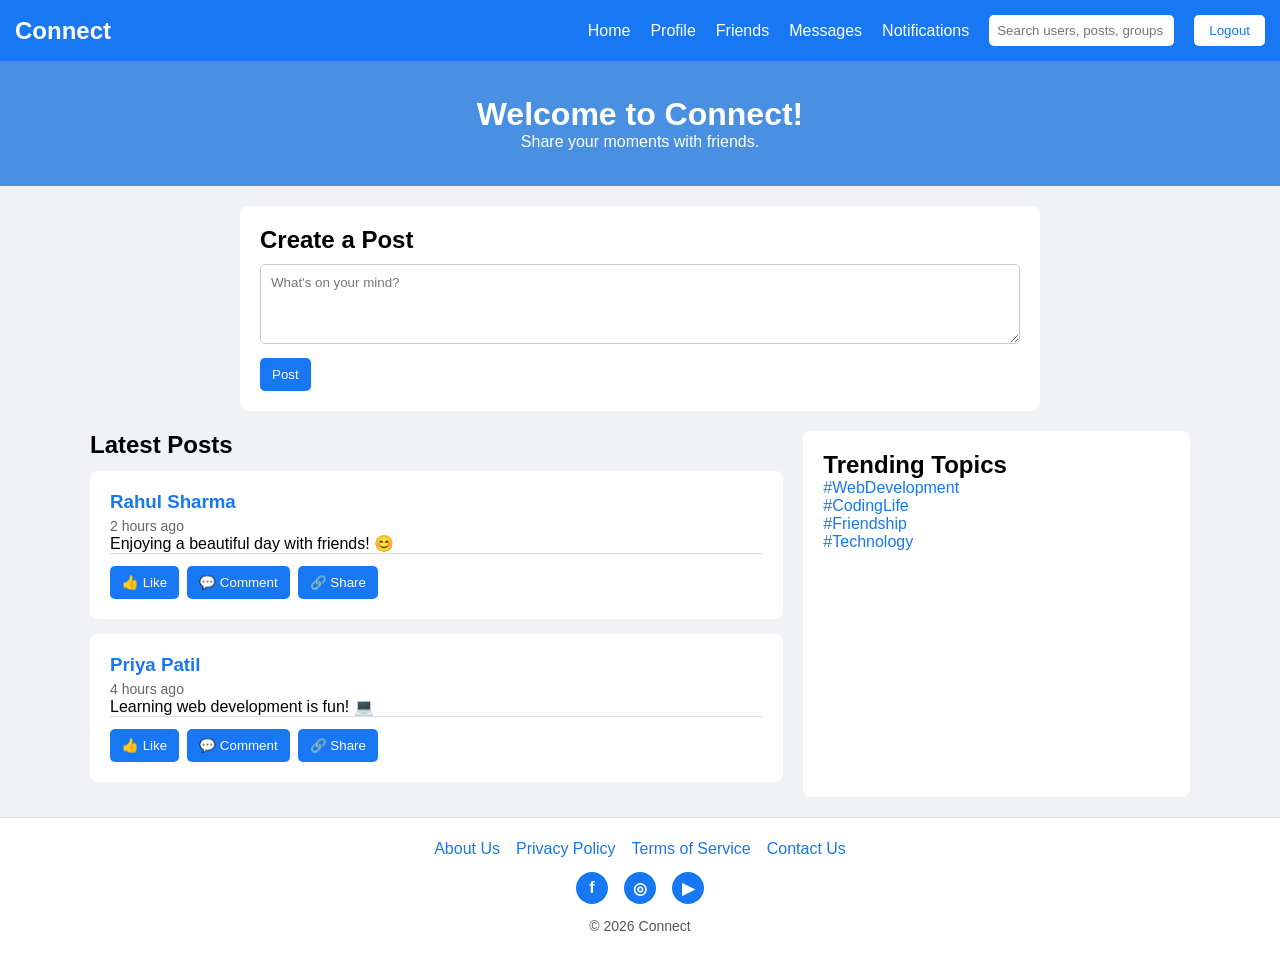
<file: index.html>
<!DOCTYPE html>
<html lang="en">
<head>
    <meta charset="UTF-8">
    <meta name="viewport" content="width=device-width, initial-scale=1.0">
    <title>Connect - Home</title>
    <link rel="stylesheet" href="navbar.css">
    <link rel="stylesheet" href="home.css">
    <link rel="stylesheet" href="footer.css">
</head>
<body>
    <nav class="navbar">
        <a class="logo" href="index.html">Connect</a>
        <a href="index.html">Home</a>
        <a href="profile.html">Profile</a>
        <a href="profile.html#friends">Friends</a>
        <a href="messages.html">Messages</a>
        <a href="notifications.html">Notifications</a>
        <input type="text" placeholder="Search users, posts, groups" aria-label="Search">
        <button type="button">Logout</button>
    </nav>

    <header class="banner">
        <h1>Welcome to Connect!</h1>
        <p>Share your moments with friends.</p>
    </header>

    <section class="box">
        <h2>Create a Post</h2>
        <textarea id="postContent" placeholder="What's on your mind?"></textarea>
        <button class="blue-button" type="button" onclick="createPost()">Post</button>
    </section>

    <div class="layout">
        <main class="feed">
            <h2>Latest Posts</h2>
            <article class="post">
                <h3>Rahul Sharma</h3>
                <p class="time">2 hours ago</p>
                <p>Enjoying a beautiful day with friends! 😊</p>
                <div class="buttons">
                    <button type="button" onclick="likePost(this)">👍 Like</button>
                    <button type="button" onclick="commentPost()">💬 Comment</button>
                    <button type="button" onclick="sharePost()">🔗 Share</button>
                </div>
            </article>
            <article class="post">
                <h3>Priya Patil</h3>
                <p class="time">4 hours ago</p>
                <p>Learning web development is fun! 💻</p>
                <div class="buttons">
                    <button type="button" onclick="likePost(this)">👍 Like</button>
                    <button type="button" onclick="commentPost()">💬 Comment</button>
                    <button type="button" onclick="sharePost()">🔗 Share</button>
                </div>
            </article>
        </main>

        <aside class="trending">
            <h2>Trending Topics</h2>
            <p>#WebDevelopment</p>
            <p>#CodingLife</p>
            <p>#Friendship</p>
            <p>#Technology</p>
        </aside>
    </div>

    <footer class="site-footer">
        <div class="footer-links">
            <a href="#about">About Us</a>
            <a href="#privacy">Privacy Policy</a>
            <a href="#terms">Terms of Service</a>
            <a href="mailto:hello@connect.example">Contact Us</a>
        </div>
        <div class="social-links" aria-label="Social media">
            <a href="https://www.facebook.com/" aria-label="Facebook">f</a>
            <a href="https://www.instagram.com/" aria-label="Instagram">◎</a>
            <a href="https://www.youtube.com/" aria-label="YouTube">▶</a>
        </div>
        <p>© 2026 Connect</p>
    </footer>

    <script src="home.js"></script>
</body>
</html>
</file>
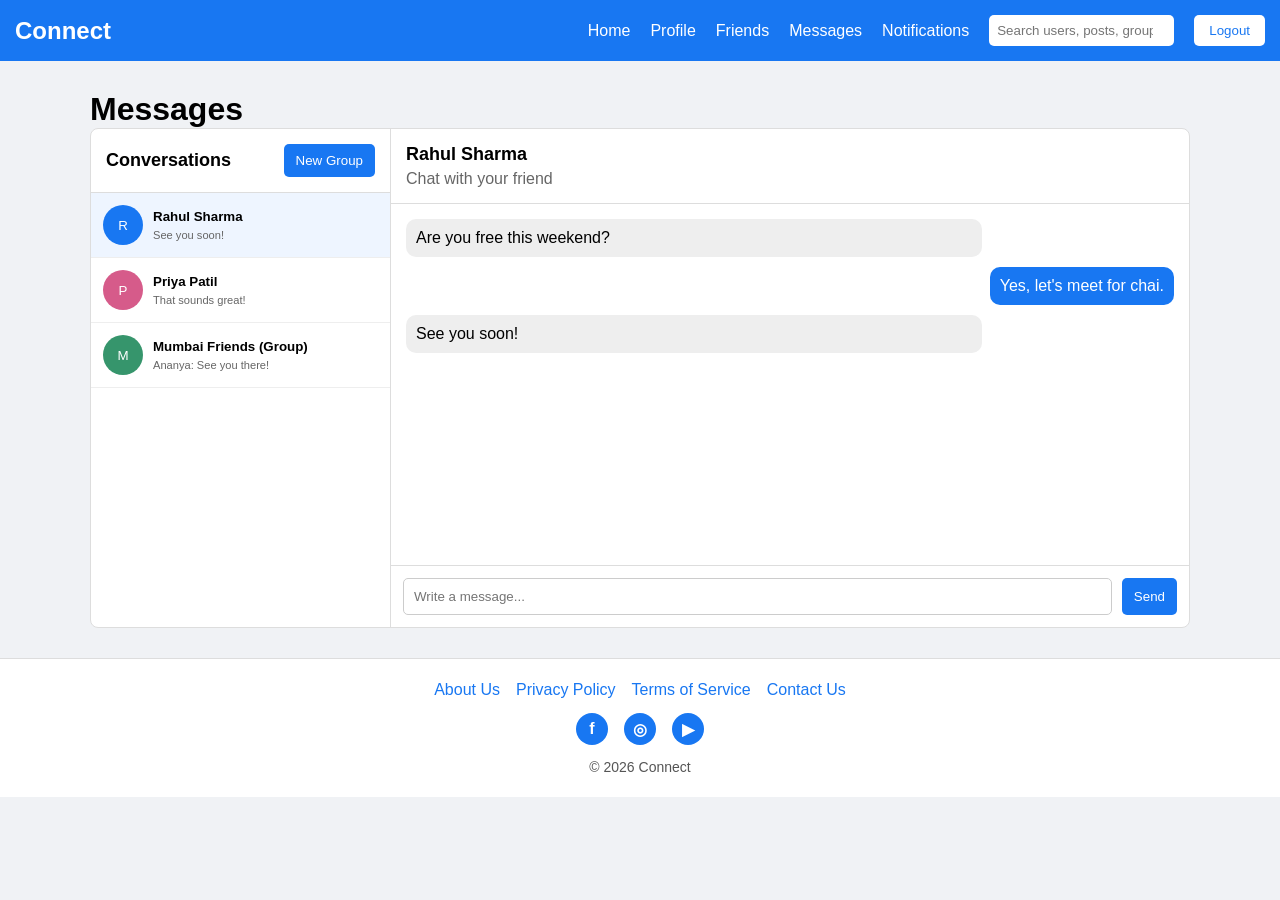
<file: messages.html>
<!DOCTYPE html>
<html lang="en">
<head>
    <meta charset="UTF-8">
    <meta name="viewport" content="width=device-width, initial-scale=1.0">
    <title>Messages - Connect</title>
    <link rel="stylesheet" href="navbar.css">
    <link rel="stylesheet" href="messages.css">
    <link rel="stylesheet" href="footer.css">
</head>
<body>
    <nav class="navbar">
        <a class="logo" href="index.html">Connect</a>
        <a href="index.html">Home</a>
        <a href="profile.html">Profile</a>
        <a href="profile.html#friends">Friends</a>
        <a href="messages.html">Messages</a>
        <a href="notifications.html">Notifications</a>
        <input type="search" placeholder="Search users, posts, groups" aria-label="Search">
        <button type="button">Logout</button>
    </nav>

    <main class="page">
        <h1>Messages</h1>
        <div class="layout">
            <aside class="people">
                <div class="heading">
                    <h2>Conversations</h2>
                    <button id="newGroupButton" type="button">New Group</button>
                </div>
                <div id="conversationList" class="list">
                    <button class="person active" type="button" onclick="showChat(0)">
                        <span class="avatar">R</span>
                        <span><strong>Rahul Sharma</strong><small>See you soon!</small></span>
                    </button>
                    <button class="person" type="button" onclick="showChat(1)">
                        <span class="avatar pink">P</span>
                        <span><strong>Priya Patil</strong><small>That sounds great!</small></span>
                    </button>
                    <button class="person" type="button" onclick="showChat(2)">
                        <span class="avatar green">M</span>
                        <span><strong>Mumbai Friends (Group)</strong><small>Ananya: See you there!</small></span>
                    </button>
                </div>
            </aside>

            <section class="chat" aria-label="Chat conversation">
                <header class="top">
                    <h2 id="chatTitle">Rahul Sharma</h2>
                    <p id="chatDescription">Chat with your friend</p>
                </header>
                <div id="messageList" class="messages" aria-live="polite"></div>
                <form id="messageForm" class="send">
                    <label class="hidden" for="messageInput">Write a message</label>
                    <input id="messageInput" type="text" placeholder="Write a message..." autocomplete="off" required>
                    <button type="submit">Send</button>
                </form>
            </section>
        </div>
    </main>

    <footer class="site-footer">
        <div class="footer-links">
            <a href="#about">About Us</a>
            <a href="#privacy">Privacy Policy</a>
            <a href="#terms">Terms of Service</a>
            <a href="mailto:hello@connect.example">Contact Us</a>
        </div>
        <div class="social-links" aria-label="Social media">
            <a href="https://www.facebook.com/" aria-label="Facebook">f</a>
            <a href="https://www.instagram.com/" aria-label="Instagram">◎</a>
            <a href="https://www.youtube.com/" aria-label="YouTube">▶</a>
        </div>
        <p>© 2026 Connect</p>
    </footer>

    <script src="messages.js"></script>
</body>
</html>
</file>
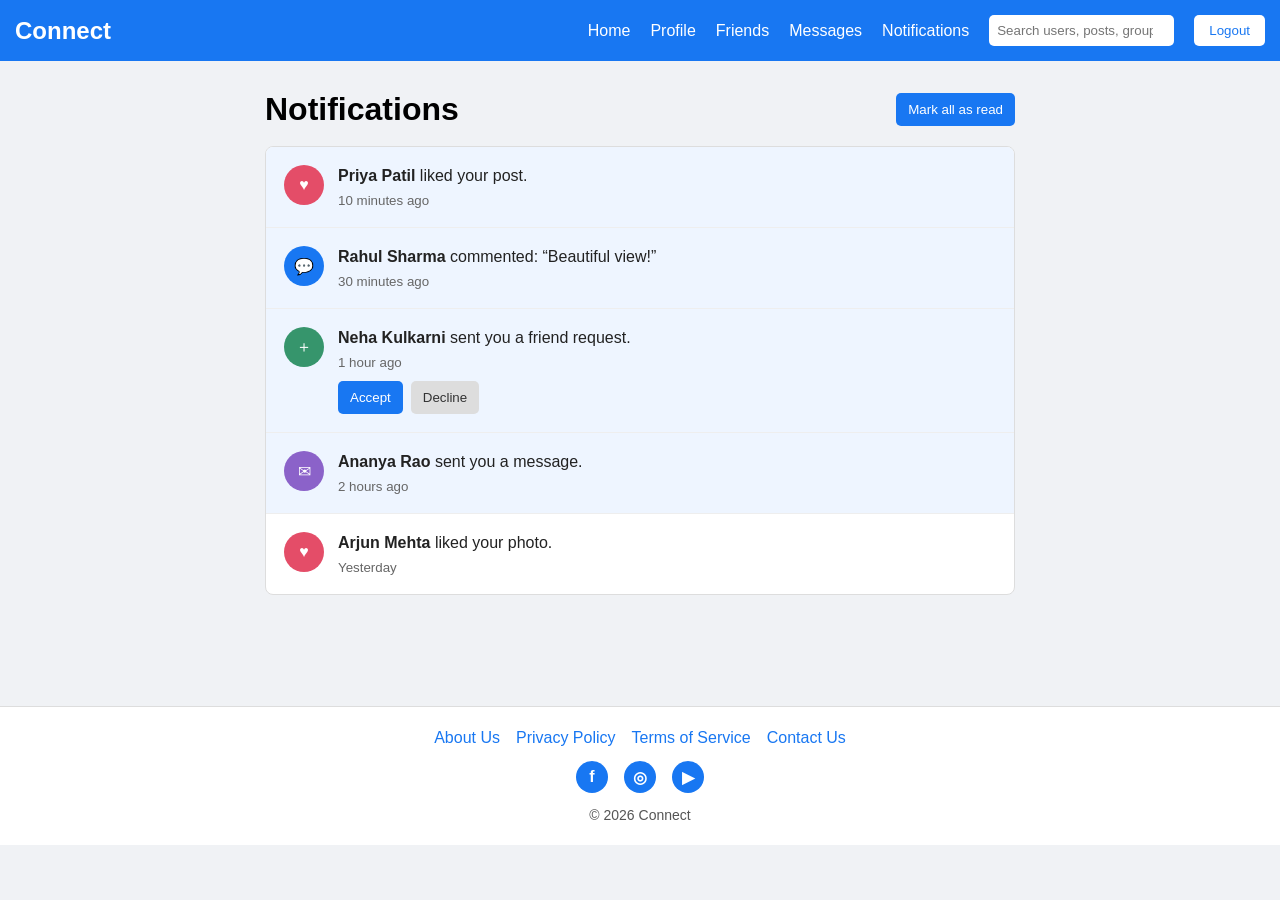
<file: notifications.html>
<!DOCTYPE html>
<html lang="en">
<head>
    <meta charset="UTF-8">
    <meta name="viewport" content="width=device-width, initial-scale=1.0">
    <title>Notifications - Connect</title>
    <link rel="stylesheet" href="navbar.css">
    <link rel="stylesheet" href="notifications.css">
    <link rel="stylesheet" href="footer.css">
</head>
<body>
    <nav class="navbar">
        <a class="logo" href="index.html">Connect</a>
        <a href="index.html">Home</a>
        <a href="profile.html">Profile</a>
        <a href="profile.html#friends">Friends</a>
        <a href="messages.html">Messages</a>
        <a href="notifications.html">Notifications</a>
        <input type="search" placeholder="Search users, posts, groups" aria-label="Search">
        <button type="button">Logout</button>
    </nav>

    <main class="page">
        <div class="heading">
            <h1>Notifications</h1>
            <button id="markReadButton" type="button">Mark all as read</button>
        </div>

        <section class="list" aria-label="Your notifications">
            <article class="note unread">
                <span class="icon like" aria-hidden="true">♥</span>
                <div class="text">
                    <p><strong>Priya Patil</strong> liked your post.</p>
                    <small>10 minutes ago</small>
                </div>
            </article>

            <article class="note unread">
                <span class="icon comment" aria-hidden="true">💬</span>
                <div class="text">
                    <p><strong>Rahul Sharma</strong> commented: “Beautiful view!”</p>
                    <small>30 minutes ago</small>
                </div>
            </article>

            <article class="note unread request">
                <span class="icon friend" aria-hidden="true">＋</span>
                <div class="text">
                    <p><strong>Neha Kulkarni</strong> sent you a friend request.</p>
                    <small>1 hour ago</small>
                    <div class="buttons">
                        <button class="accept" type="button">Accept</button>
                        <button class="decline" type="button">Decline</button>
                    </div>
                </div>
            </article>

            <a class="note unread" href="messages.html">
                <span class="icon message" aria-hidden="true">✉</span>
                <div class="text">
                    <p><strong>Ananya Rao</strong> sent you a message.</p>
                    <small>2 hours ago</small>
                </div>
            </a>

            <article class="note">
                <span class="icon like" aria-hidden="true">♥</span>
                <div class="text">
                    <p><strong>Arjun Mehta</strong> liked your photo.</p>
                    <small>Yesterday</small>
                </div>
            </article>
        </section>
    </main>

    <footer class="site-footer">
        <div class="footer-links">
            <a href="#about">About Us</a>
            <a href="#privacy">Privacy Policy</a>
            <a href="#terms">Terms of Service</a>
            <a href="mailto:hello@connect.example">Contact Us</a>
        </div>
        <div class="social-links" aria-label="Social media">
            <a href="https://www.facebook.com/" aria-label="Facebook">f</a>
            <a href="https://www.instagram.com/" aria-label="Instagram">◎</a>
            <a href="https://www.youtube.com/" aria-label="YouTube">▶</a>
        </div>
        <p>© 2026 Connect</p>
    </footer>

    <script src="notifications.js"></script>
</body>
</html>
</file>
<file: navbar.css>
* {
    margin: 0;
    padding: 0;
    box-sizing: border-box;
}
body {
    font-family: Arial, sans-serif;
    background-color: #f0f2f5;
}

.navbar {
    background-color: #1877f2;
    padding: 15px;
    display: flex;
    align-items: center;
    gap: 20px;
    flex-wrap: wrap;
}

.logo {
    font-size: 24px;
    font-weight: bold;
    color: white;
    text-decoration: none;
    margin-right: auto;
}

.navbar a {
    color: white;
    text-decoration: none;
}

.navbar input {
    padding: 8px;
    border: none;
    border-radius: 5px;
}

.navbar button {
    padding: 8px 15px;
    background-color: white;
    color: #1877f2;
    border: none;
    border-radius: 5px;
    cursor: pointer;
}

.navbar a:hover {
    text-decoration: underline;
}

@media (max-width: 700px) {
    .navbar {
        gap: 10px;
    }

    .logo {
        width: 100%;
    }
}
</file>
<file: home.css>
.banner {
    padding: 35px 20px;
    color: white;
    background-color: #4a90e2;
    text-align: center;
}

.box,
.post,
.trending {
    padding: 20px;
    background-color: white;
    border-radius: 8px;
}

.box {
    width: 90%;
    max-width: 800px;
    margin: 20px auto;
}

.box textarea {
    width: 100%;
    height: 80px;
    margin: 10px 0;
    padding: 10px;
    border: 1px solid #ccc;
    border-radius: 5px;
    font-family: Arial, sans-serif;
}

.blue-button,
.buttons button {
    padding: 9px 12px;
    color: white;
    background-color: #1877f2;
    border: none;
    border-radius: 5px;
    cursor: pointer;
}

.layout {
    display: flex;
    gap: 20px;
    width: 90%;
    max-width: 1100px;
    margin: 20px auto;
}

.feed {
    flex: 2;
}

.feed h2 {
    margin-bottom: 12px;
}

.post {
    margin-bottom: 15px;
}

.post h3 {
    margin: 0 0 5px;
    color: #1877f2;
}

.time {
    color: #666;
    font-size: 14px;
}

.buttons {
    display: flex;
    gap: 8px;
    padding-top: 12px;
    border-top: 1px solid #ddd;
}

.trending {
    flex: 1;
}

.trending h2 {
    margin-top: 0;
}

.trending p {
    color: #1877f2;
}

@media (max-width: 700px) {
    .layout {
        flex-direction: column;
    }
}
</file>
<file: footer.css>
.site-footer {
    padding: 22px 16px;
    color: #555;
    background-color: white;
    border-top: 1px solid #ddd;
    text-align: center;
}

.footer-links,
.social-links {
    display: flex;
    justify-content: center;
    flex-wrap: wrap;
    gap: 16px;
    margin-bottom: 14px;
}

.footer-links a {
    color: #1877f2;
    text-decoration: none;
}

.footer-links a:hover {
    text-decoration: underline;
}

.social-links a {
    display: inline-flex;
    width: 32px;
    height: 32px;
    align-items: center;
    justify-content: center;
    color: white;
    background-color: #1877f2;
    border-radius: 50%;
    font-weight: bold;
    text-decoration: none;
}

.site-footer p {
    margin: 0;
    font-size: 14px;
}
</file>
<file: messages.css>
.page {
    width: 90%;
    max-width: 1100px;
    margin: 30px auto;
}

.layout {
    display: flex;
    min-height: 500px;
    background-color: white;
    border: 1px solid #ddd;
    border-radius: 8px;
    overflow: hidden;
}

.people {
    width: 300px;
    flex-shrink: 0;
    border-right: 1px solid #ddd;
}

.heading,
.top {
    padding: 15px;
    border-bottom: 1px solid #ddd;
}

.heading {
    display: flex;
    align-items: center;
    justify-content: space-between;
    gap: 8px;
}

.heading h2,
.top h2 {
    margin: 0;
    font-size: 18px;
}

.heading button,
.send button {
    padding: 9px 12px;
    color: white;
    background-color: #1877f2;
    border: none;
    border-radius: 5px;
    cursor: pointer;
}

.list {
    display: flex;
    flex-direction: column;
}

.person {
    display: flex;
    align-items: center;
    gap: 10px;
    padding: 12px;
    text-align: left;
    background-color: white;
    border: none;
    border-bottom: 1px solid #eee;
    cursor: pointer;
}

.person:hover,
.person.active {
    background-color: #eef5ff;
}

.avatar {
    display: inline-flex;
    width: 40px;
    height: 40px;
    align-items: center;
    justify-content: center;
    color: white;
    background-color: #1877f2;
    border-radius: 50%;
}

.pink {
    background-color: #d65b8a;
}

.green {
    background-color: #36956c;
}

.person strong,
.person small {
    display: block;
}

.person small,
.top p {
    margin-top: 5px;
    color: #666;
}

.chat {
    display: flex;
    flex: 1;
    flex-direction: column;
}

.top p {
    margin-bottom: 0;
}

.messages {
    display: flex;
    flex: 1;
    flex-direction: column;
    gap: 10px;
    padding: 15px;
}

.message {
    max-width: 75%;
    padding: 10px;
    background-color: #eee;
    border-radius: 10px;
}

.sent {
    align-self: flex-end;
    color: white;
    background-color: #1877f2;
}

.send {
    display: flex;
    gap: 10px;
    padding: 12px;
    border-top: 1px solid #ddd;
}

.send input {
    flex: 1;
    min-width: 0;
    padding: 10px;
    border: 1px solid #ccc;
    border-radius: 5px;
}

.hidden {
    position: absolute;
    left: -9999px;
}

@media (max-width: 700px) {
    .layout {
        flex-direction: column;
    }

    .people {
        width: 100%;
        border-right: none;
        border-bottom: 1px solid #ddd;
    }

    .chat {
        min-height: 400px;
    }
}
</file>
<file: notifications.css>
.page {
    width: 90%;
    max-width: 750px;
    min-height: 65vh;
    margin: 30px auto;
}

.heading {
    display: flex;
    align-items: center;
    justify-content: space-between;
    gap: 10px;
    margin-bottom: 18px;
}

.heading h1 {
    margin: 0;
}

.heading button,
.buttons button {
    padding: 9px 12px;
    border: none;
    border-radius: 5px;
    cursor: pointer;
}

.heading button,
.accept {
    color: white;
    background-color: #1877f2;
}

.list {
    overflow: hidden;
    background-color: white;
    border: 1px solid #ddd;
    border-radius: 8px;
}

.note {
    display: flex;
    gap: 14px;
    padding: 18px;
    color: #222;
    border-bottom: 1px solid #eee;
    text-decoration: none;
}

.note:last-child {
    border-bottom: none;
}

.note.unread {
    background-color: #eef5ff;
}

.icon {
    display: inline-flex;
    width: 40px;
    height: 40px;
    flex-shrink: 0;
    align-items: center;
    justify-content: center;
    color: white;
    border-radius: 50%;
}

.like {
    background-color: #e44d68;
}

.comment {
    background-color: #1877f2;
}

.friend {
    background-color: #36956c;
}

.message {
    background-color: #8b62c9;
}

.text p {
    margin: 2px 0 6px;
}

.text small {
    color: #666;
}

.buttons {
    display: flex;
    gap: 8px;
    margin-top: 10px;
}

.decline {
    color: #333;
    background-color: #ddd;
}

@media (max-width: 500px) {
    .heading {
        align-items: flex-start;
        flex-direction: column;
    }
}
</file>
